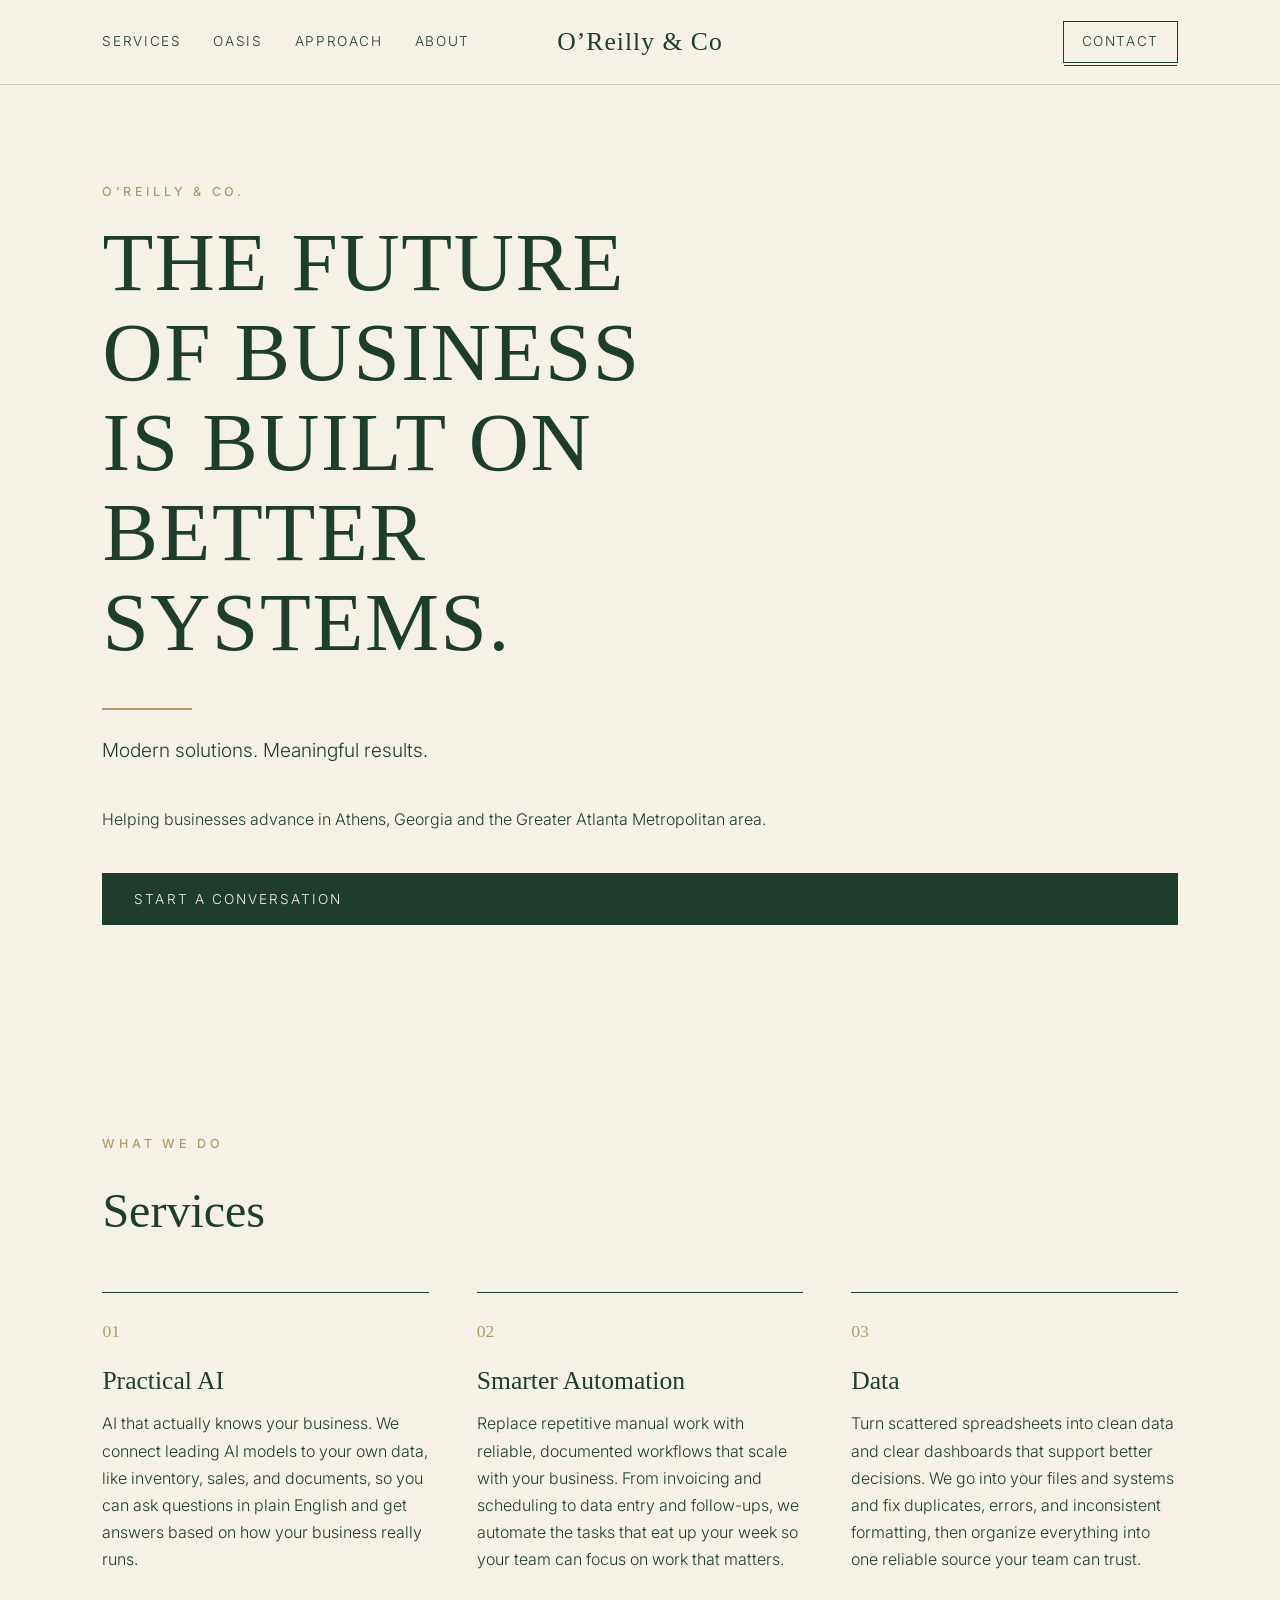
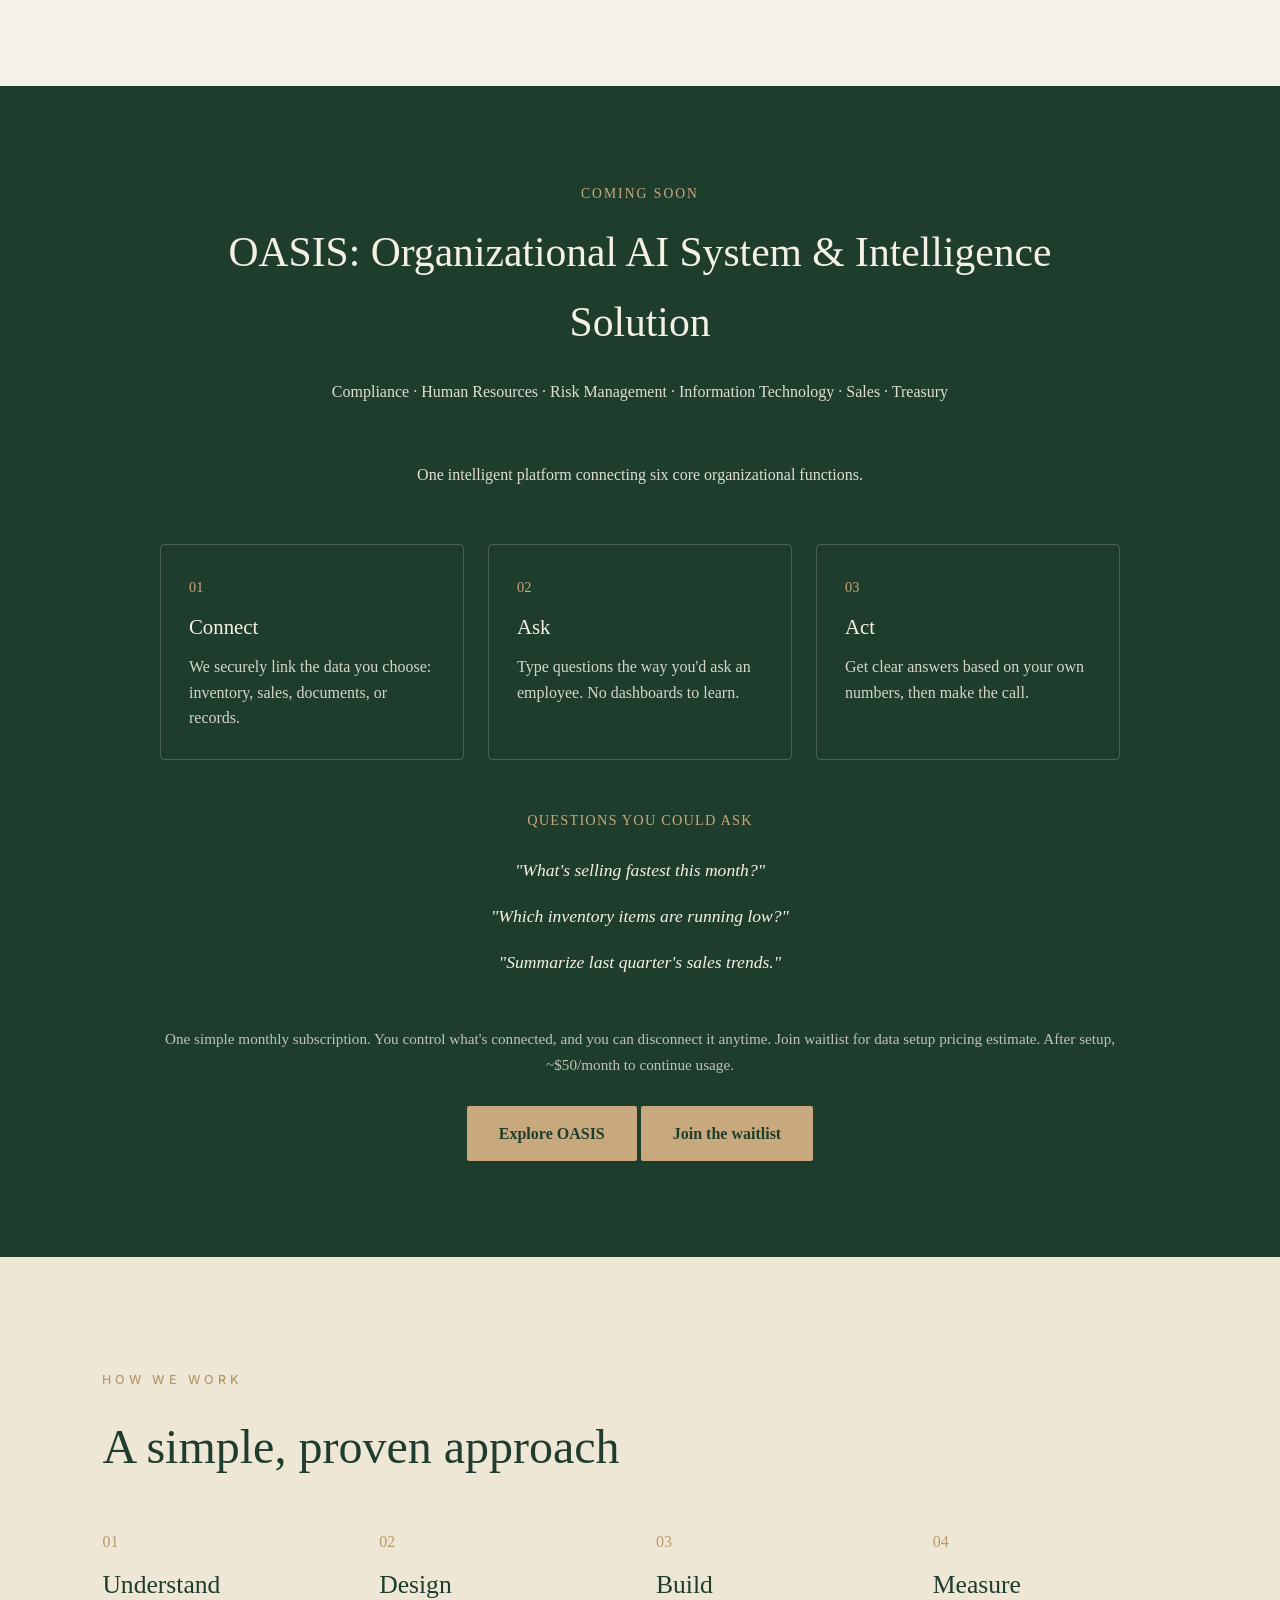
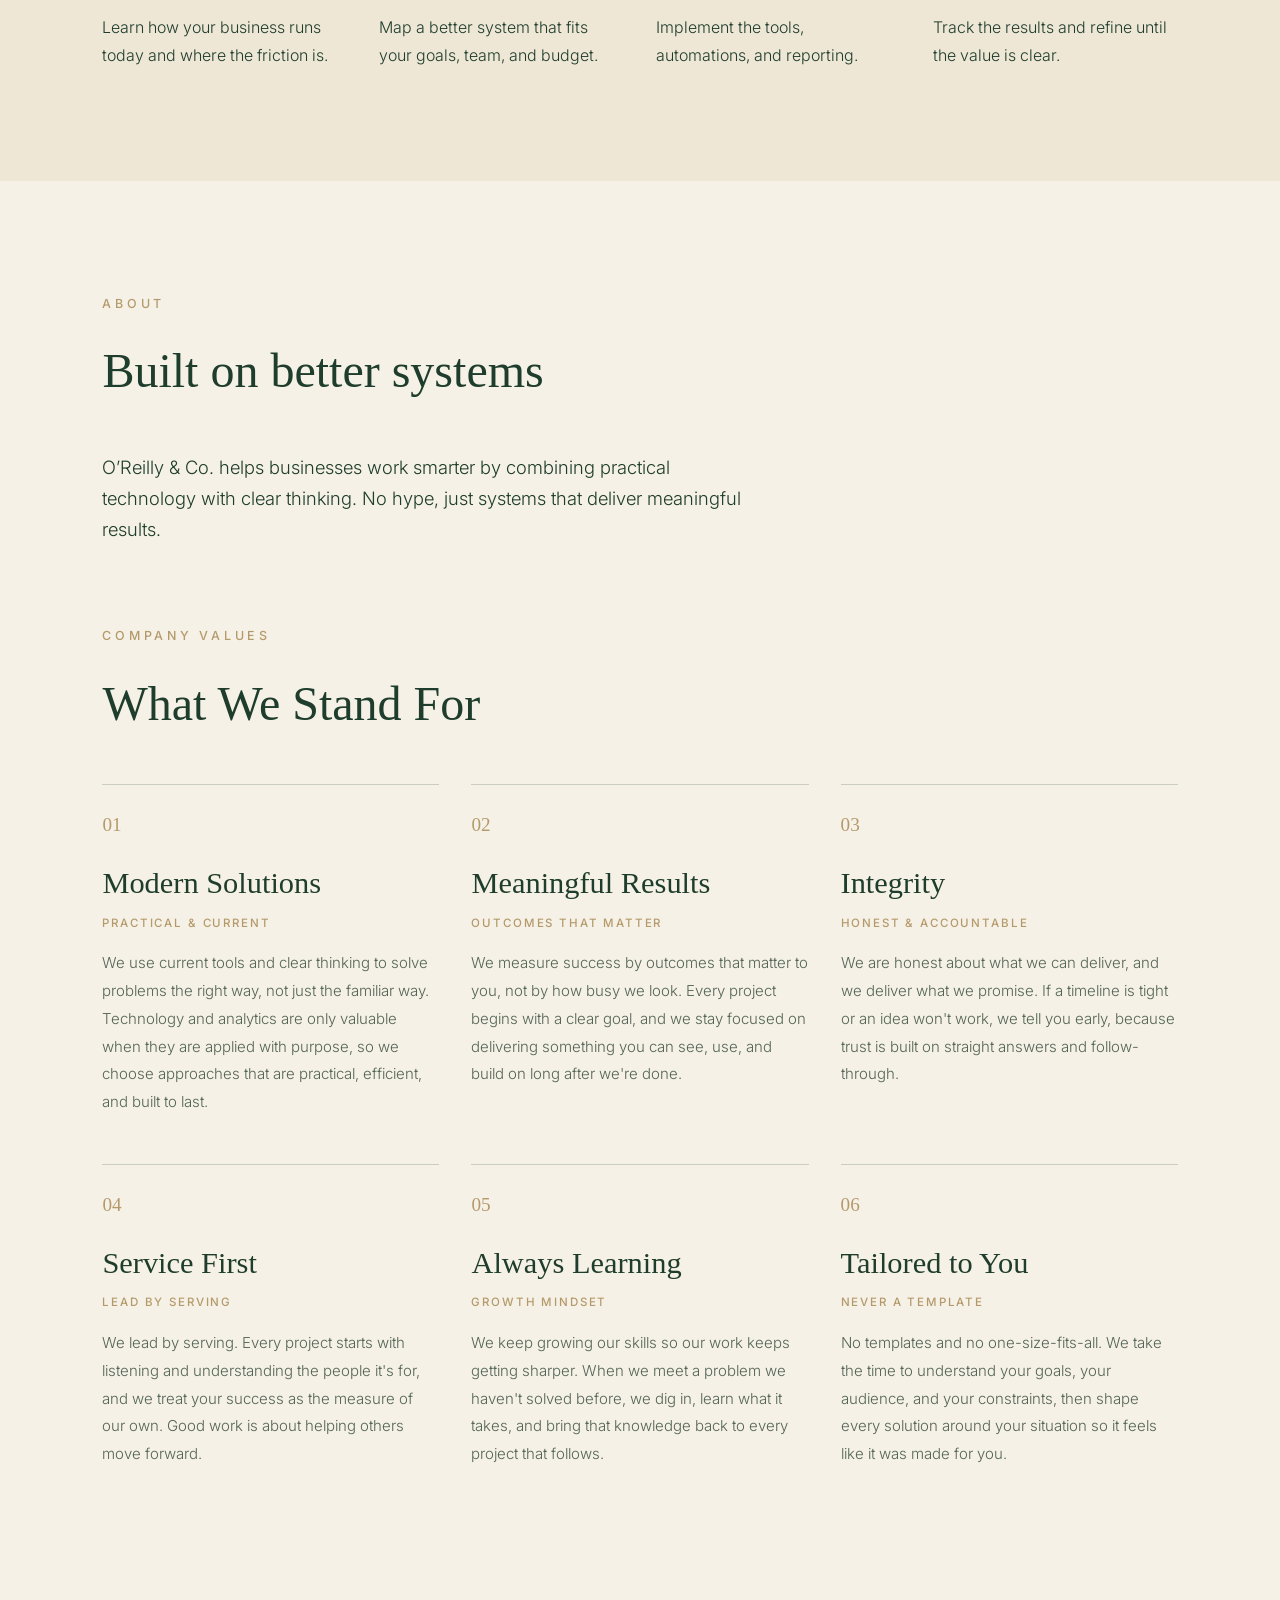
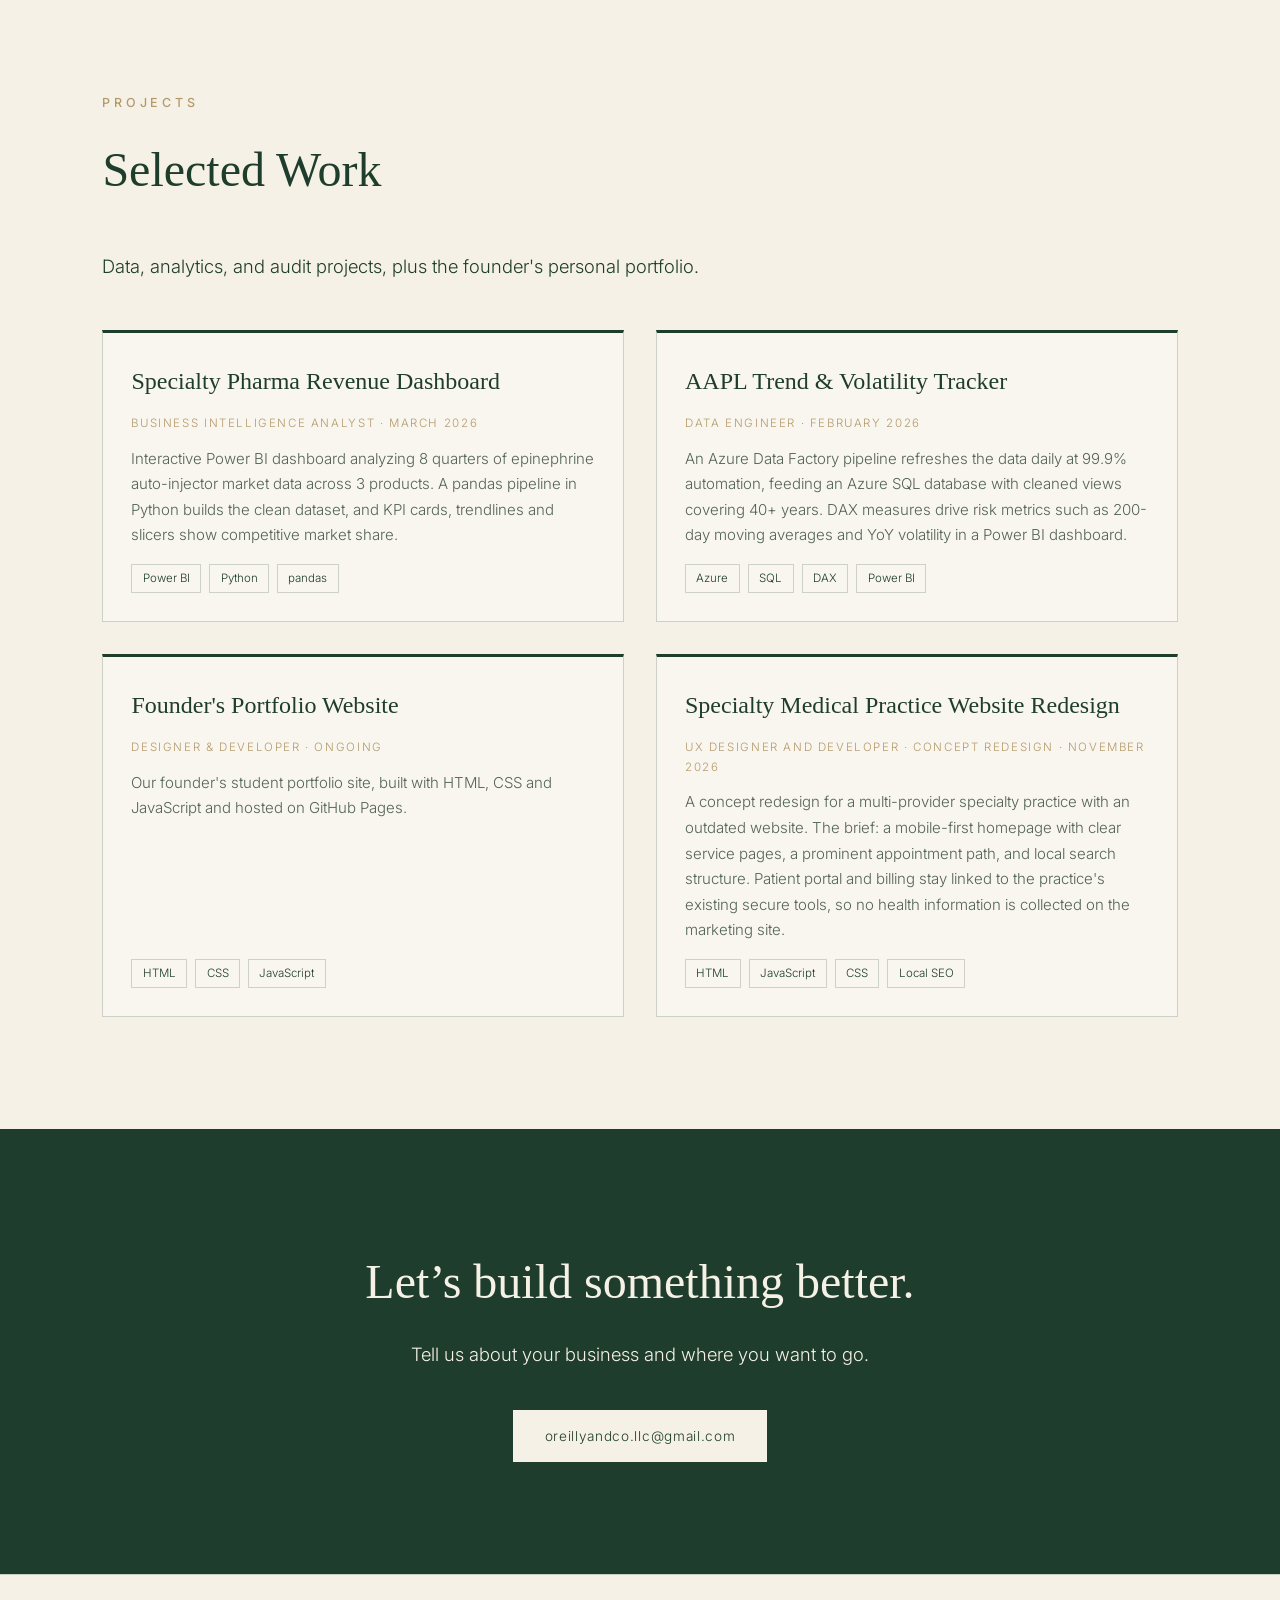
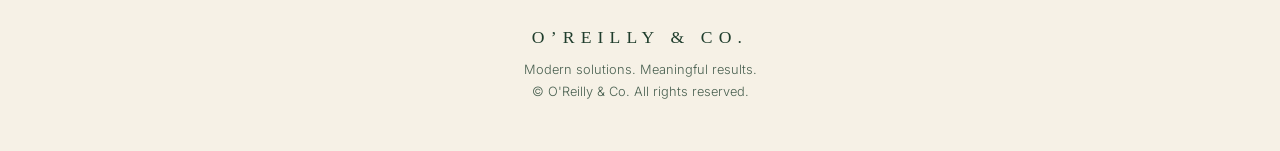
<file: index.html>
<!DOCTYPE html>
<html lang="en">
<head>
  <meta charset="UTF-8">
  <meta name="viewport" content="width=device-width, initial-scale=1.0">
  <title>O’Reilly &amp; Co. | Modern solutions. Meaningful results.</title>
  <meta name="description" content="O’Reilly & Co. helps businesses build better systems through practical AI, smarter automation, and clear data in the Athens, GA and Greater Atlanta Metropolitan area.">
  <link rel="preconnect" href="https://fonts.googleapis.com">
  <link rel="preconnect" href="https://fonts.gstatic.com" crossorigin>
  <link href="https://fonts.googleapis.com/css2?family=Cormorant+Garamond:wght@400;500;600&family=Inter:wght@300;400;500&display=swap" rel="stylesheet">
  <link rel="stylesheet" href="styles.css">
  <link rel="icon" type="image/png" sizes="192x192" href="./favicon.png">
</head>
<body>
  <header class="nav">
    <nav class="nav-left">
      <a href="#services">Services</a>
      <a href="/oasis/">OASIS</a>
      <a href="#approach">Approach</a>
      <a href="#about">About</a>
    </nav>

    <a href="#top" class="brand" aria-label="O’Reilly & Co. home">
      <span class="brand-word">O’Reilly &amp; Co</span>
      <svg class="brand-mark" viewBox="0 0 185 204" aria-hidden="true">
        <path fill-rule="evenodd" d="M36.1 15.2C33.2 16.9 31.8 18.3 29.9 19.9C28.0 21.4 26.9 22.1 24.8 24.6C22.6 27.1 18.8 32.0 16.9 34.8C14.9 37.5 14.2 39.2 13.1 41.4C12.1 43.5 11.3 45.2 10.5 47.5C9.7 49.8 8.7 52.8 8.1 55.0C7.5 57.2 7.2 58.6 6.9 60.9C6.5 63.2 6.1 66.0 5.9 68.9C5.7 71.8 5.4 74.4 5.6 78.1C5.8 81.8 6.3 86.8 7.1 91.0C7.9 95.2 9.2 99.9 10.5 103.5C11.8 107.1 13.3 110.1 14.6 112.8C16.0 115.4 17.2 117.2 18.6 119.2C20.1 121.3 21.9 123.5 23.4 125.2C24.9 127.0 25.7 127.9 27.5 129.5C29.3 131.1 32.0 133.3 34.1 134.8C36.2 136.2 37.1 137.0 40.0 138.4C42.9 139.8 47.0 141.8 51.4 143.0C55.8 144.2 63.8 145.2 66.5 145.9C69.2 146.6 66.9 145.4 67.5 147.1C68.1 148.8 69.1 153.5 70.0 156.1C70.9 158.8 71.8 160.6 72.9 162.9C74.0 165.1 75.1 167.4 76.5 169.6C77.9 171.9 79.0 173.7 81.2 176.2C83.5 178.8 87.5 182.7 90.0 184.9C92.5 187.0 94.1 187.9 96.1 189.1C98.2 190.4 100.0 191.4 102.2 192.4C104.5 193.4 106.9 194.3 109.6 195.1C112.4 195.9 116.4 196.7 118.6 197.1C120.8 197.5 120.2 197.5 122.8 197.5C125.3 197.5 130.6 197.5 133.8 197.2C136.9 197.0 138.9 196.5 141.5 195.9C144.1 195.2 147.2 194.2 149.4 193.4C151.6 192.5 152.8 191.9 154.6 190.9C156.4 189.9 158.1 189.0 160.1 187.4C162.2 185.8 164.8 183.6 167.0 181.1C169.2 178.6 171.5 175.5 173.4 172.4C175.3 169.2 177.6 164.2 178.4 162.2C179.2 160.3 178.4 161.0 178.1 160.5C177.9 160.0 177.7 159.9 176.9 159.5C176.1 159.1 174.2 158.2 173.4 158.0C172.5 157.8 172.9 156.9 171.9 158.5C170.8 160.1 168.7 165.0 167.1 167.5C165.6 170.0 164.1 171.9 162.6 173.6C161.1 175.4 159.9 176.7 158.1 178.1C156.4 179.5 153.9 181.1 152.1 182.1C150.3 183.2 149.4 183.7 147.4 184.4C145.4 185.1 142.1 186.0 140.2 186.4C138.4 186.8 138.4 186.9 136.1 186.9C133.9 186.9 129.4 186.9 126.6 186.5C123.9 186.1 121.5 185.3 119.5 184.6C117.5 183.9 116.6 183.5 114.6 182.4C112.7 181.2 109.8 179.3 107.9 177.8C106.0 176.2 105.0 175.3 103.2 173.2C101.5 171.2 99.0 167.8 97.5 165.5C96.0 163.2 95.6 162.4 94.5 159.8C93.4 157.1 91.6 152.2 90.8 149.5C89.9 146.8 89.6 144.6 89.6 143.4C89.6 142.1 89.6 142.7 90.6 142.1C91.7 141.6 93.8 141.0 95.9 140.0C97.9 139.0 100.5 137.7 102.9 136.2C105.2 134.8 107.3 133.4 109.9 131.1C112.5 128.8 116.1 125.2 118.5 122.4C120.9 119.6 122.4 117.1 124.0 114.4C125.6 111.6 126.9 109.2 128.2 105.8C129.6 102.3 131.0 97.4 131.9 93.9C132.7 90.3 133.1 88.6 133.4 84.4C133.6 80.1 133.3 71.4 133.4 68.5C133.4 65.6 133.6 67.5 133.8 67.1C133.9 66.8 133.6 66.5 134.5 66.5C135.4 66.5 137.7 66.8 139.2 67.2C140.8 67.7 142.4 68.5 144.0 69.4C145.6 70.3 147.3 71.6 148.6 72.6C149.9 73.7 150.5 74.2 151.8 75.6C153.0 77.0 154.6 78.8 156.0 81.1C157.4 83.4 159.2 86.9 160.4 89.4C161.5 91.8 161.9 92.8 162.9 95.8C163.9 98.8 165.4 105.2 166.4 107.4C167.3 109.5 167.5 108.4 168.5 108.6C169.5 108.8 171.3 108.7 172.1 108.6C172.9 108.5 173.0 108.5 173.4 108.1C173.7 107.8 174.1 110.5 174.2 106.5C174.4 102.5 174.1 88.1 174.0 83.9C173.9 79.7 173.6 84.1 173.5 81.2C173.4 78.4 173.6 69.9 173.5 66.6C173.4 63.4 173.2 62.8 172.8 61.9C172.3 61.0 172.1 61.2 171.0 61.1C169.9 61.1 167.7 60.7 166.2 61.5C164.8 62.3 163.2 65.1 162.4 65.9C161.5 66.6 162.6 66.7 161.1 66.1C159.6 65.5 155.6 63.4 153.2 62.4C150.9 61.4 149.0 60.7 147.1 60.1C145.3 59.5 144.6 59.3 142.2 58.9C139.9 58.4 134.7 58.0 132.9 57.5C131.1 57.0 132.1 57.5 131.5 56.0C130.9 54.5 130.2 51.0 129.2 48.2C128.3 45.5 126.8 42.1 125.6 39.8C124.5 37.4 123.8 36.1 122.4 34.0C121.0 31.9 119.0 29.2 117.1 27.0C115.3 24.8 112.9 22.6 111.2 21.0C109.6 19.4 108.7 18.8 107.1 17.6C105.6 16.5 104.4 15.6 102.0 14.2C99.6 12.9 95.7 10.9 92.8 9.8C89.8 8.6 86.8 7.8 84.1 7.1C81.5 6.5 80.3 6.1 76.8 5.9C73.2 5.7 66.0 5.7 62.6 5.9C59.2 6.1 59.0 6.4 56.4 7.0C53.8 7.6 50.5 8.4 47.1 9.8C43.8 11.1 39.0 13.6 36.1 15.2ZM110.0 72.5C110.5 72.6 110.8 71.3 110.9 73.8C111.0 76.2 110.9 83.3 110.6 87.1C110.4 90.9 110.1 93.0 109.4 96.5C108.6 100.0 107.4 104.9 106.2 108.2C105.1 111.6 104.0 113.9 102.6 116.5C101.2 119.1 99.5 121.9 97.8 124.0C96.0 126.1 93.7 128.2 92.4 129.4C91.1 130.5 90.5 130.7 89.9 131.0C89.3 131.3 89.1 131.2 88.8 131.0C88.4 130.8 88.1 130.5 88.0 129.8C87.9 129.0 87.7 129.4 87.9 126.2C88.1 123.1 88.7 114.4 89.1 110.8C89.5 107.1 89.8 106.7 90.4 104.1C91.0 101.6 91.9 98.2 92.9 95.4C93.9 92.6 95.1 89.7 96.2 87.4C97.4 85.1 98.5 83.5 99.9 81.6C101.2 79.8 103.0 77.8 104.4 76.4C105.8 75.0 107.2 73.8 108.1 73.1C109.1 72.5 109.5 72.4 110.0 72.5ZM73.4 14.0C76.0 14.2 78.4 14.7 80.6 15.4C82.9 16.0 84.9 16.9 86.9 18.0C88.9 19.1 90.7 20.3 92.5 21.8C94.3 23.2 96.0 24.8 97.6 26.9C99.3 29.0 101.1 31.8 102.5 34.2C103.9 36.8 104.9 39.1 105.9 41.9C106.9 44.6 107.9 48.0 108.5 50.9C109.1 53.8 109.7 57.7 109.8 59.4C109.8 61.0 109.5 60.3 108.6 60.9C107.7 61.4 106.5 61.5 104.2 62.6C102.0 63.7 97.9 65.9 95.2 67.5C92.6 69.1 90.7 70.7 88.6 72.5C86.6 74.3 85.1 75.5 83.0 78.1C80.9 80.7 77.7 85.1 75.9 88.1C74.0 91.1 73.1 93.0 71.9 96.0C70.6 99.0 69.2 103.4 68.4 106.1C67.5 108.9 67.3 109.9 66.9 112.6C66.4 115.4 65.8 118.7 65.6 122.5C65.4 126.3 65.8 133.0 65.6 135.4C65.5 137.7 65.2 136.3 64.9 136.5C64.5 136.7 64.5 136.9 63.5 136.8C62.5 136.6 60.1 136.2 58.6 135.8C57.1 135.3 56.0 134.9 54.6 134.2C53.2 133.6 51.5 132.6 50.2 131.9C49.0 131.1 48.4 130.6 47.2 129.6C46.1 128.7 44.8 127.5 43.6 126.2C42.5 125.0 41.8 124.4 40.4 122.2C39.0 120.1 36.8 116.7 35.4 113.6C33.9 110.5 32.8 107.7 31.8 103.8C30.7 99.8 29.6 93.6 29.1 90.0C28.6 86.4 28.7 85.5 28.6 82.1C28.5 78.7 28.5 72.9 28.6 69.6C28.7 66.3 28.8 65.1 29.1 62.2C29.5 59.4 29.8 56.4 30.6 52.8C31.5 49.1 33.0 43.9 34.1 40.6C35.3 37.4 36.2 35.6 37.6 33.1C39.1 30.7 40.8 28.2 42.8 26.0C44.8 23.8 47.9 21.1 49.6 19.8C51.4 18.4 51.8 18.3 53.1 17.6C54.4 17.0 55.6 16.3 57.5 15.8C59.4 15.2 62.1 14.4 64.8 14.1C67.4 13.8 70.7 13.8 73.4 14.0Z"/>
      </svg>
    </a>

    <nav class="nav-right">
      <a href="#contact" class="btn-outline">Contact</a>
    </nav>
  </header>

  <main id="top">
    <section class="hero">
      <p class="eyebrow">O’Reilly &amp; Co.</p>
      <h1>The future of business is built on better systems.</h1>
      <div class="rule"></div>
      <p class="tagline1">Modern solutions. Meaningful results.</p>
      <p class="tagline2">Helping businesses advance in Athens, Georgia and the Greater Atlanta Metropolitan area.</p>
      <a href="mailto:oreillyandco.llc@gmail.com" class="btn">Start a conversation</a>
    </section>

    <section id="services" class="section">
      <p class="eyebrow">What we do</p>
      <h2>Services</h2>
      <div class="grid">
        <article class="card">
          <span class="num">01</span>
          <h3>Practical AI</h3>
          <p>AI that actually knows your business. We connect leading AI models to your own data, like inventory, sales, and documents, so you can ask questions in plain English and get answers based on how your business really runs.</p>
        </article>
        <article class="card">
          <span class="num">02</span>
          <h3>Smarter Automation</h3>
          </p>Replace repetitive manual work with reliable, documented workflows that scale with your business. From invoicing and scheduling to data entry and follow-ups, we automate the tasks that eat up your week so your team can focus on work that matters.</p>
        </article>
        <article class="card">
          <span class="num">03</span>
          <h3>Data</h3>
          </p>Turn scattered spreadsheets into clean data and clear dashboards that support better decisions. We go into your files and systems and fix duplicates, errors, and inconsistent formatting, then organize everything into one reliable source your team can trust.</p>
      </div>
    </section>

<section id="business-ai" class="bai">
  <div class="bai-inner">
    <p class="bai-eyebrow">Coming soon</p>
    <h2>OASIS: Organizational AI System & Intelligence Solution</h2>
    <p class="bai-lead">
      Compliance · Human Resources · Risk Management · Information Technology · Sales · Treasury </p>
    <p class="bai-lead">
      One intelligent platform connecting six core organizational functions.
    <div class="bai-steps">
      <div class="bai-step">
        <span>01</span>
        <h3>Connect</h3>
        <p>We securely link the data you choose: inventory, sales, documents, or records.</p>
      </div>
      <div class="bai-step">
        <span>02</span>
        <h3>Ask</h3>
        <p>Type questions the way you'd ask an employee. No dashboards to learn.</p>
      </div>
      <div class="bai-step">
        <span>03</span>
        <h3>Act</h3>
        <p>Get clear answers based on your own numbers, then make the call.</p>
      </div>
    </div>

    <div class="bai-examples">
      <p class="bai-label">Questions you could ask</p>
      <ul>
        <li>"What's selling fastest this month?"</li>
        <li>"Which inventory items are running low?"</li>
        <li>"Summarize last quarter's sales trends."</li>
      </ul>
    </div>

    <p class="bai-note">
      One simple monthly subscription. You control what's connected, and you can disconnect it anytime.

      Join waitlist for data setup pricing estimate. After setup, ~$50/month to continue usage.
    </p>

    <a class="bai-cta" href="/oasis/">Explore OASIS</a>

    <a class="bai-cta" href="mailto:oreillyandco.llc@gmail.com?subject=Business%20AI%20Waitlist">Join the waitlist</a>
  </div>
</section>
    
    <section id="approach" class="section alt">
      <p class="eyebrow">How we work</p>
      <h2>A simple, proven approach</h2>
      <ol class="steps">
        <li><h3>Understand</h3><p>Learn how your business runs today and where the friction is.</p></li>
        <li><h3>Design</h3><p>Map a better system that fits your goals, team, and budget.</p></li>
        <li><h3>Build</h3><p>Implement the tools, automations, and reporting.</p></li>
        <li><h3>Measure</h3><p>Track the results and refine until the value is clear.</p></li>
      </ol>
    </section>

    <section id="about" class="section about-section">
      <div class="about-intro">
        <p class="eyebrow">About</p>
        <h2>Built on better systems</h2>
        <p class="lead">O’Reilly &amp; Co. helps businesses work smarter by combining practical technology with clear thinking. No hype, just systems that deliver meaningful results.</p>
      </div>

      <div class="values-heading">
        <p class="eyebrow">Company Values</p>
        <h2>What We Stand For</h2>
      </div>

      <div class="values-grid">
        <article class="value-card">
          <p class="num">01</p>
          <h3>Modern Solutions</h3>
          <p class="value-subtitle">Practical &amp; Current</p>
          <p>We use current tools and clear thinking to solve problems the right way, not just the familiar way. Technology and analytics are only valuable when they are applied with purpose, so we choose approaches that are practical, efficient, and built to last.</p>
        </article>
        <article class="value-card">
          <p class="num">02</p>
          <h3>Meaningful Results</h3>
          <p class="value-subtitle">Outcomes That Matter</p>
          <p>We measure success by outcomes that matter to you, not by how busy we look. Every project begins with a clear goal, and we stay focused on delivering something you can see, use, and build on long after we're done.</p>
        </article>
        <article class="value-card">
          <p class="num">03</p>
          <h3>Integrity</h3>
          <p class="value-subtitle">Honest &amp; Accountable</p>
          <p>We are honest about what we can deliver, and we deliver what we promise. If a timeline is tight or an idea won't work, we tell you early, because trust is built on straight answers and follow-through.</p>
        </article>
        <article class="value-card">
          <p class="num">04</p>
          <h3>Service First</h3>
          <p class="value-subtitle">Lead by Serving</p>
          <p>We lead by serving. Every project starts with listening and understanding the people it's for, and we treat your success as the measure of our own. Good work is about helping others move forward.</p>
        </article>
        <article class="value-card">
          <p class="num">05</p>
          <h3>Always Learning</h3>
          <p class="value-subtitle">Growth Mindset</p>
          <p>We keep growing our skills so our work keeps getting sharper. When we meet a problem we haven't solved before, we dig in, learn what it takes, and bring that knowledge back to every project that follows.</p>
        </article>
        <article class="value-card">
          <p class="num">06</p>
          <h3>Tailored to You</h3>
          <p class="value-subtitle">Never a Template</p>
          <p>No templates and no one-size-fits-all. We take the time to understand your goals, your audience, and your constraints, then shape every solution around your situation so it feels like it was made for you.</p>
        </article>
      </div>
    </section>

    <section id="projects" class="section">
  <p class="eyebrow">Projects</p>
  <h2>Selected Work</h2>
  <p class="lead">Data, analytics, and audit projects, plus the founder's personal portfolio.</p>
  <div class="repo-grid">
    <article class="repo-card">
      <h3>Specialty Pharma Revenue Dashboard</h3>
      <p class="repo-role">Business Intelligence Analyst · March 2026</p>
      <p class="repo-desc">Interactive Power BI dashboard analyzing 8 quarters of epinephrine auto-injector market data across 3 products. A pandas pipeline in Python builds the clean dataset, and KPI cards, trendlines and slicers show competitive market share.</p>
      <div class="repo-tags"><span>Power BI</span><span>Python</span><span>pandas</span></div>
    </article>
    <article class="repo-card">
      <h3>AAPL Trend &amp; Volatility Tracker</h3>
      <p class="repo-role">Data Engineer · February 2026</p>
      <p class="repo-desc">An Azure Data Factory pipeline refreshes the data daily at 99.9% automation, feeding an Azure SQL database with cleaned views covering 40+ years. DAX measures drive risk metrics such as 200-day moving averages and YoY volatility in a Power BI dashboard.</p>
      <div class="repo-tags"><span>Azure</span><span>SQL</span><span>DAX</span><span>Power BI</span></div>
    </article>
    <a class="repo-card" href="https://jacksoreilly25.github.io" target="_blank" rel="noopener noreferrer">
      <h3>Founder's Portfolio Website</h3>
      <p class="repo-role">Designer &amp; Developer · Ongoing</p>
      <p class="repo-desc">Our founder's student portfolio site, built with HTML, CSS and JavaScript and hosted on GitHub Pages.</p>
      <div class="repo-tags"><span>HTML</span><span>CSS</span><span>JavaScript</span></div>
    </a>
    <article class="repo-card">
      <h3>Specialty Medical Practice Website Redesign</h3>
      <p class="repo-role">UX Designer and Developer · Concept Redesign · November 2026</p>
      <p class="repo-desc">A concept redesign for a multi-provider specialty practice with an outdated website. The brief: a mobile-first homepage with clear service pages, a prominent appointment path, and local search structure. Patient portal and billing stay linked to the practice's existing secure tools, so no health information is collected on the marketing site.</p>
      <div class="repo-tags"><span>HTML</span><span>JavaScript</span><span>CSS</span><span>Local SEO</span></div>
    </article>
  </div>
</section>
    
    <section id="contact" class="section contact">
      <h2>Let’s build something better.</h2>
      <p class="lead">Tell us about your business and where you want to go.</p>
      <a href="mailto:oreillyandco.llc@gmail.com" class="btn light">oreillyandco.llc@gmail.com</a>
    </section>
  </main>

  <footer>
    <p class="wordmark">O’REILLY &amp; CO.</p>
    <p class="small">Modern solutions. Meaningful results.</p>
    <p class="small">© O'Reilly & Co. All rights reserved.</p>
  </footer>

  <script src="script.js"></script>
</body>
</html>

</body>
</html>
</file>
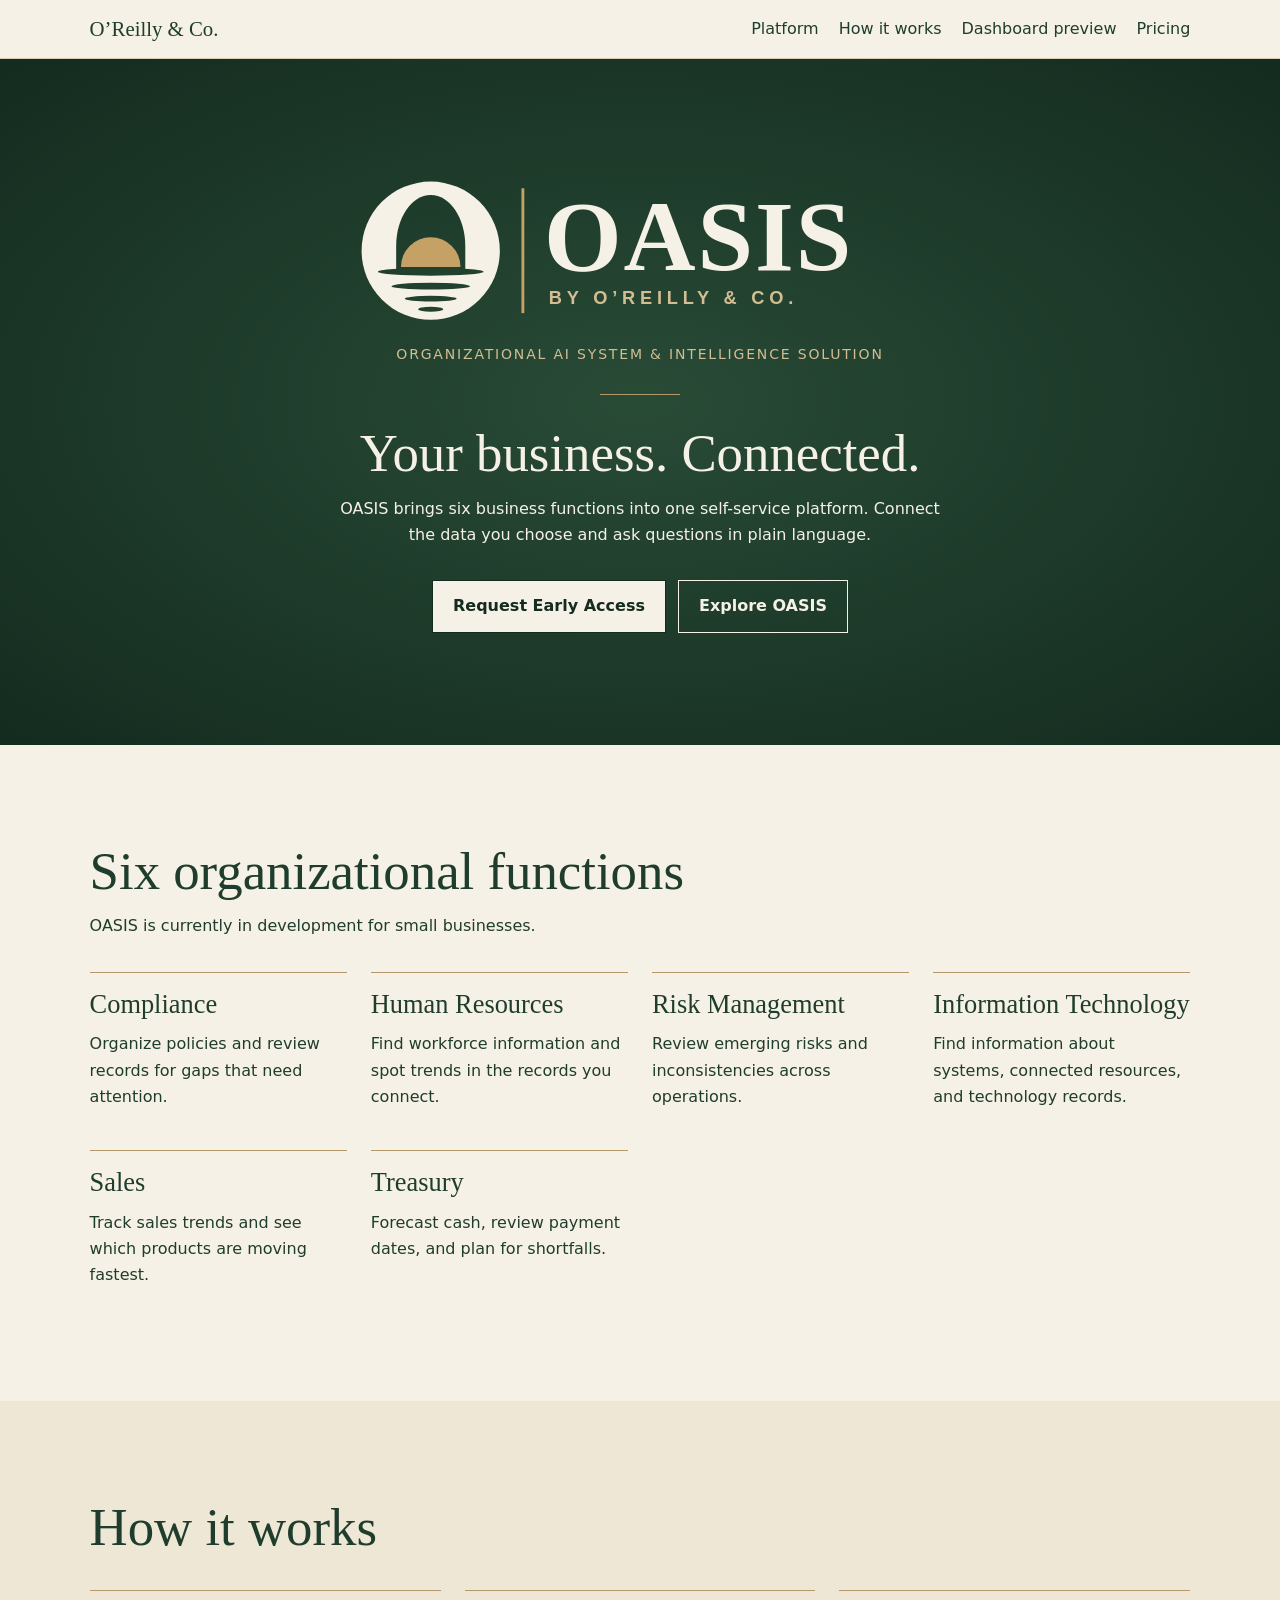
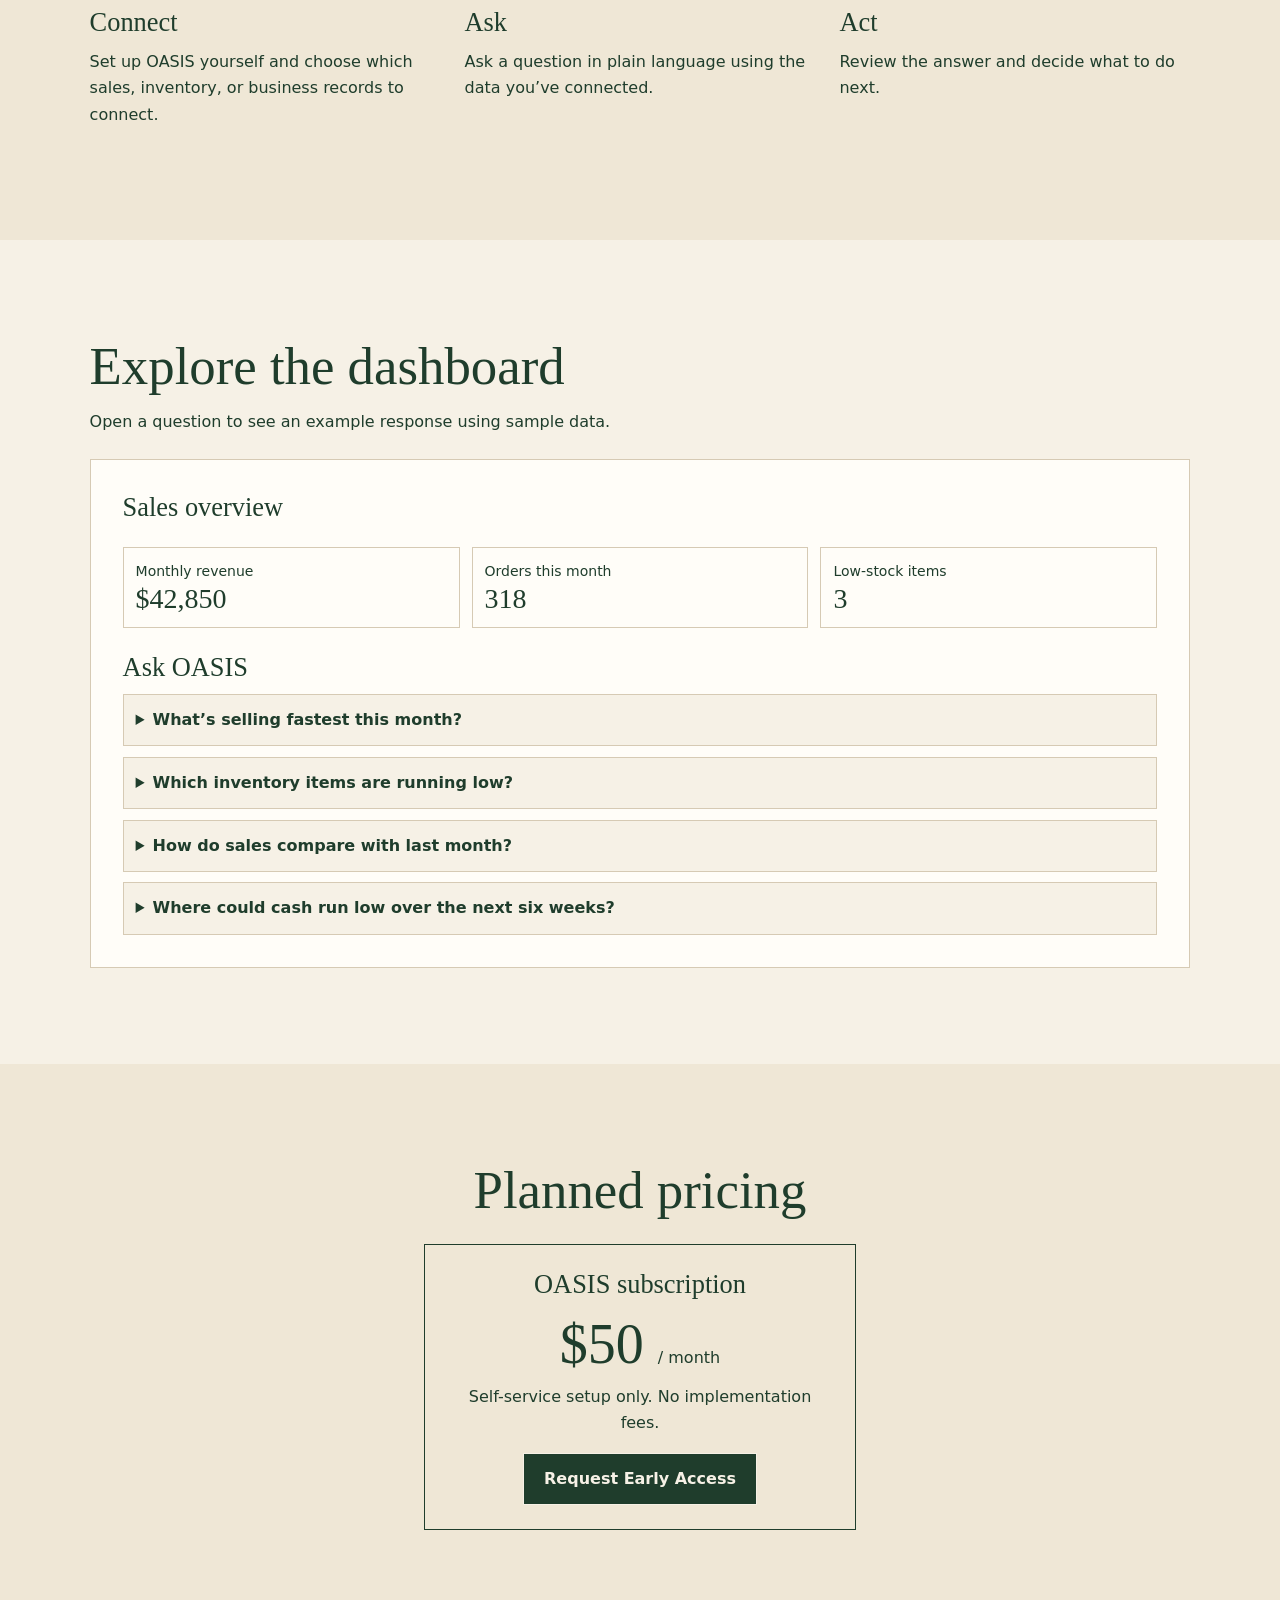
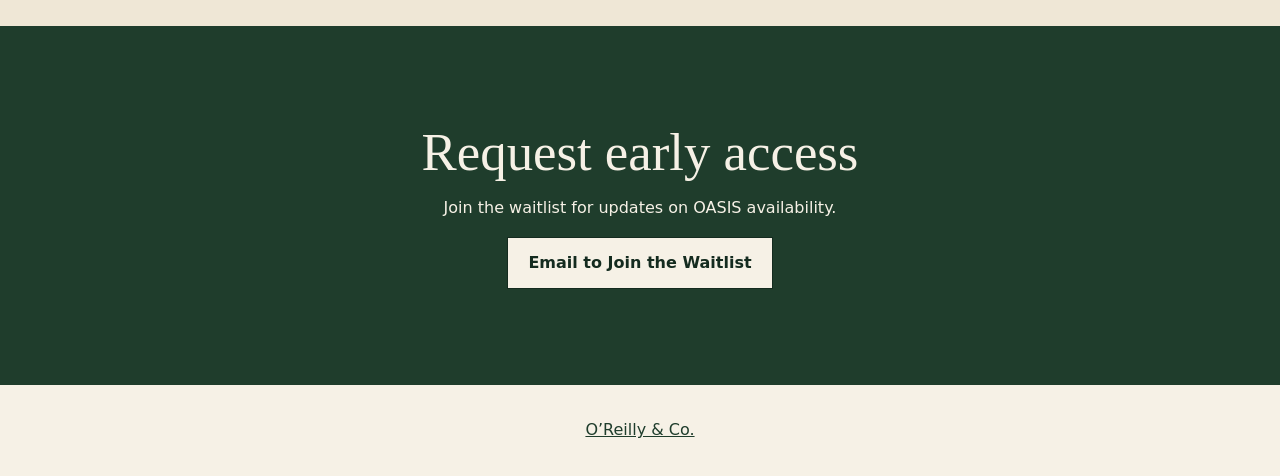
<file: oasis/index.html>
<!doctype html>
<html lang="en">
<head>
  <meta charset="utf-8">
  <meta name="viewport" content="width=device-width, initial-scale=1">
  <title>OASIS | O’Reilly &amp; Co.</title>
  <meta name="description" content="OASIS is a self-service AI and business intelligence platform in development by O’Reilly &amp; Co.">
  <link rel="canonical" href="https://oreilly-and.co/oasis/">

  <style>
    :root {
      --green: #1f3d2c;
      --forest: #142b1f;
      --cream: #f6f1e6;
      --linen: #efe7d6;
      --gold: #b49a6b;
      --light-gold: #d4bd92;
      --border: #d6cab4;
      --serif: Georgia, "Times New Roman", serif;
    }

    * { box-sizing: border-box; }

    body {
      margin: 0;
      color: var(--green);
      background: var(--cream);
      font: 1rem/1.65 system-ui, sans-serif;
    }

    a { color: inherit; }

    :focus-visible {
      outline: 2px solid currentColor;
      outline-offset: 4px;
    }

    h1, h2, h3 {
      margin: 0 0 0.75rem;
      font: 400 1.65rem/1.15 var(--serif);
    }

    h2 { font-size: clamp(2rem, 5vw, 3.3rem); }
    p { margin: 0 0 1rem; }

    .navigation {
      display: flex;
      align-items: center;
      justify-content: space-between;
      flex-wrap: wrap;
      gap: 0.75rem 2rem;
      padding: 1rem 7vw;
      border-bottom: 1px solid var(--border);
    }

    .navigation nav {
      display: flex;
      flex-wrap: wrap;
      gap: 0.5rem 1.25rem;
    }

    .navigation a { text-decoration: none; }
    .navigation a:hover { text-decoration: underline; }
    .brand { font: 1.3rem var(--serif); }

    .hero {
      display: grid;
      justify-items: center;
      align-content: center;
      min-height: 72vh;
      padding: clamp(3.5rem, 9vw, 7rem) 6vw;
      text-align: center;
      background: radial-gradient(ellipse at center, #284b36, var(--forest));
      color: var(--cream);
    }

    .oasis-logo {
      display: block;
      width: min(84vw, 36rem);
      height: auto;
    }

    .full-name {
      color: var(--light-gold);
      font-size: 0.875rem;
      letter-spacing: 0.13em;
      text-transform: uppercase;
    }

    .gold-rule {
      width: 5rem;
      height: 1px;
      margin: 0.75rem 0 1.75rem;
      background: var(--gold);
    }

    .hero-description { max-width: 38rem; }

    .actions {
      display: flex;
      flex-wrap: wrap;
      justify-content: center;
      gap: 0.75rem;
      margin-top: 1rem;
    }

    .button {
      display: inline-block;
      padding: 0.75rem 1.25rem;
      border: 1px solid currentColor;
      text-decoration: none;
      font-weight: 600;
    }

    .button:hover { text-decoration: underline; }
    .button-light { background: var(--cream); color: var(--forest); }
    .button-dark { background: var(--green); color: var(--cream); }

    .section { padding: clamp(3rem, 8vw, 6rem) 7vw; }
    .section-alt { background: var(--linen); }
    .inner { max-width: 70rem; margin: 0 auto; }

    .grid {
      display: grid;
      grid-template-columns: repeat(auto-fit, minmax(min(100%, 15rem), 1fr));
      gap: 1.5rem;
      margin-top: 2rem;
    }

    .card {
      border-top: 1px solid var(--gold);
      padding-top: 1rem;
    }

    .dashboard {
      margin-top: 1.5rem;
      padding: clamp(1rem, 4vw, 2rem);
      border: 1px solid var(--border);
      background: #fffdf8;
    }

    .metrics {
      display: grid;
      grid-template-columns: repeat(auto-fit, minmax(min(100%, 10rem), 1fr));
      gap: 0.75rem;
      margin: 1.5rem 0;
    }

    .metrics div { padding: 0.75rem; border: 1px solid var(--border); }
    .metrics dt { font-size: 0.875rem; }
    .metrics dd { margin: 0; font: 1.75rem var(--serif); }

    details {
      margin-top: 0.65rem;
      border: 1px solid var(--border);
      background: var(--cream);
    }

    summary { padding: 0.75rem; cursor: pointer; font-weight: 600; }
    .answer { padding: 0 0.75rem 0.75rem; }
    .answer > :last-child { margin-bottom: 0; }

    .forecast-table {
      width: 100%;
      max-width: 35rem;
      margin: 1rem 0;
      border-collapse: collapse;
      font-variant-numeric: tabular-nums;
    }

    .forecast-table th, .forecast-table td {
      padding: 0.4rem;
      border-bottom: 1px solid var(--border);
      text-align: right;
    }

    .forecast-table th:first-child { text-align: left; }

    .pricing, .early-access, footer { text-align: center; }

    .pricing-card {
      max-width: 27rem;
      margin: 1.5rem auto 0;
      padding: 1.5rem;
      border: 1px solid var(--green);
    }

    .price { margin-bottom: 0.5rem; font: 3.5rem var(--serif); }
    .price span { font: 1rem system-ui, sans-serif; }
    .early-access { background: var(--green); color: var(--cream); }
    footer { padding: 2rem 7vw; }
  </style>
</head>

<body>
  <header class="navigation">
    <a class="brand" href="/">O’Reilly &amp; Co.</a>
    <nav aria-label="OASIS navigation">
      <a href="#platform">Platform</a>
      <a href="#how-it-works">How it works</a>
      <a href="#preview">Dashboard preview</a>
      <a href="#pricing">Pricing</a>
    </nav>
  </header>

  <main>
    <section class="hero">
      <h1>
        <svg class="oasis-logo" xmlns="http://www.w3.org/2000/svg"
             viewBox="0 0 600 166" role="img"
             aria-labelledby="oasis-logo-title">
          <title id="oasis-logo-title">OASIS by O’Reilly &amp; Co.</title>
          <defs>
            <mask id="oasis-sunset-cutouts" maskUnits="userSpaceOnUse"
                  x="0" y="0" width="164" height="166">
              <rect width="164" height="166" fill="white"/>
              <path fill="black"
                    d="M46 103V78c0-29 16-53 36-53s36 24 36 53v25Z"/>
              <ellipse cx="82" cy="105" rx="55" ry="4"/>
              <ellipse cx="82" cy="120" rx="41" ry="3.5"/>
              <ellipse cx="82" cy="133" rx="27" ry="3"/>
              <ellipse cx="82" cy="144" rx="13" ry="2.5"/>
            </mask>
          </defs>
          <circle cx="82" cy="83" r="72" fill="#f6f1e6"
                  mask="url(#oasis-sunset-cutouts)"/>
          <path d="M51 100a31 31 0 0 1 62 0Z" fill="#c5a166"/>
          <path d="M178 18v130" stroke="#c5a166" stroke-width="3"/>
          <text x="200" y="103" fill="#f6f1e6" font-family="Georgia, serif"
                font-weight="700" font-size="104" letter-spacing="2">OASIS</text>
          <text x="205" y="139" fill="#d4bd92" font-family="Arial, sans-serif"
                font-weight="700" font-size="19" letter-spacing="5">BY O’REILLY &amp; CO.</text>
        </svg>
      </h1>
      <p class="full-name">Organizational AI System &amp; Intelligence Solution</p>
      <div class="gold-rule" aria-hidden="true"></div>
      <h2>Your business. Connected.</h2>
      <p class="hero-description">
        OASIS brings six business functions into one self-service platform.
        Connect the data you choose and ask questions in plain language.
      </p>
      <div class="actions">
        <a class="button button-light" href="#early-access">Request Early Access</a>
        <a class="button" href="#preview">Explore OASIS</a>
      </div>
    </section>

    <section class="section" id="platform">
      <div class="inner">
        <h2>Six organizational functions</h2>
        <p>OASIS is currently in development for small businesses.</p>
        <div class="grid">
          <article class="card">
            <h3>Compliance</h3>
            <p>Organize policies and review records for gaps that need attention.</p>
          </article>
          <article class="card">
            <h3>Human Resources</h3>
            <p>Find workforce information and spot trends in the records you connect.</p>
          </article>
          <article class="card">
            <h3>Risk Management</h3>
            <p>Review emerging risks and inconsistencies across operations.</p>
          </article>
          <article class="card">
            <h3>Information Technology</h3>
            <p>Find information about systems, connected resources, and technology records.</p>
          </article>
          <article class="card">
            <h3>Sales</h3>
            <p>Track sales trends and see which products are moving fastest.</p>
          </article>
          <article class="card">
            <h3>Treasury</h3>
            <p>Forecast cash, review payment dates, and plan for shortfalls.</p>
          </article>
        </div>
      </div>
    </section>

    <section class="section section-alt" id="how-it-works">
      <div class="inner">
        <h2>How it works</h2>
        <div class="grid">
          <article class="card">
            <h3>Connect</h3>
            <p>Set up OASIS yourself and choose which sales, inventory, or business records to connect.</p>
          </article>
          <article class="card">
            <h3>Ask</h3>
            <p>Ask a question in plain language using the data you’ve connected.</p>
          </article>
          <article class="card">
            <h3>Act</h3>
            <p>Review the answer and decide what to do next.</p>
          </article>
        </div>
      </div>
    </section>

    <section class="section" id="preview">
      <div class="inner">
        <h2>Explore the dashboard</h2>
        <p>Open a question to see an example response using sample data.</p>

        <div class="dashboard">
          <h3>Sales overview</h3>
          <dl class="metrics">
            <div><dt>Monthly revenue</dt><dd>$42,850</dd></div>
            <div><dt>Orders this month</dt><dd>318</dd></div>
            <div><dt>Low-stock items</dt><dd>3</dd></div>
          </dl>

          <h3>Ask OASIS</h3>

          <details>
            <summary>What’s selling fastest this month?</summary>
            <div class="answer">
              <p>The Starter Kit leads with 92 units sold, followed by the Refill Pack with 68 and the Essentials Bundle with 54.</p>
            </div>
          </details>

          <details>
            <summary>Which inventory items are running low?</summary>
            <div class="answer">
              <p>The Starter Kit, Refill Pack, and Travel Case are below their reorder points.</p>
            </div>
          </details>

          <details>
            <summary>How do sales compare with last month?</summary>
            <div class="answer">
              <p>Revenue rose from $39,500 to $42,850, an increase of about 8.5%.</p>
            </div>
          </details>

          <details>
            <summary>Where could cash run low over the next six weeks?</summary>
            <div class="answer">
              <h3>Six-week cash flow forecast</h3>
              <p>
                Starting cash is $12,000. With the current payment dates, Week 2
                ends $4,000 short. Ask the customer to pay an existing $8,000
                invoice in Week 2 instead of Week 3. If they agree, Week 2 ends
                with $4,000 in cash before financing.
              </p>

              <table class="forecast-table">
                <caption>Closing cash by week, before financing</caption>
                <thead>
                  <tr>
                    <th scope="col">Week</th>
                    <th scope="col">Current dates</th>
                    <th scope="col">Earlier payment</th>
                  </tr>
                </thead>
                <tbody>
                  <tr><th scope="row">1</th><td>$6,000</td><td>$6,000</td></tr>
                  <tr><th scope="row">2</th><td>−$4,000</td><td>$4,000</td></tr>
                  <tr><th scope="row">3</th><td>$10,000</td><td>$10,000</td></tr>
                  <tr><th scope="row">4</th><td>$13,000</td><td>$13,000</td></tr>
                  <tr><th scope="row">5</th><td>$15,000</td><td>$15,000</td></tr>
                  <tr><th scope="row">6</th><td>$20,000</td><td>$20,000</td></tr>
                </tbody>
              </table>

              <p>
                The earlier payment frees up $8,000 of working cash in Week 2.
                Six-week sales and recognized revenue stay the same. Both
                forecasts show $60,000 in customer receipts, $52,000 in
                operating payments, and $20,000 in ending cash before financing.
              </p>
              <p>
                <strong>Suggested reserve-line action.</strong> To reach a $5,000
                cash buffer, consider drawing $1,000 in Week 2 if the earlier
                payment is confirmed, or $9,000 if payment stays in Week 3.
                Check available credit and borrowing costs first. Plan to repay
                in Week 3 if collections leave enough cash to maintain the
                buffer. The forecast excludes interest and fees.
              </p>
            </div>
          </details>
        </div>
      </div>
    </section>

    <section class="section section-alt pricing" id="pricing">
      <div class="inner">
        <h2>Planned pricing</h2>
        <div class="pricing-card">
          <h3>OASIS subscription</h3>
          <p class="price">$50 <span>/ month</span></p>
          <p>Self-service setup only. No implementation fees.</p>
          <a class="button button-dark" href="#early-access">Request Early Access</a>
        </div>
      </div>
    </section>

    <section class="section early-access" id="early-access">
      <div class="inner">
        <h2>Request early access</h2>
        <p>Join the waitlist for updates on OASIS availability.</p>
        <a class="button button-light"
           href="mailto:oreillyandco.llc@gmail.com?subject=OASIS%20Early%20Access">
          Email to Join the Waitlist
        </a>
      </div>
    </section>
  </main>

  <footer>
    <a href="/">O’Reilly &amp; Co.</a>
  </footer>
</body>
</html>
</file>
<file: styles.css>
:root {
  --green: #1E3F2C;
  --cream: #F6F1E6;
  --cream-dark: #EFE7D6;
  --tan: #B89C74;
  --line: #D6CAB4;
  --serif: "Cormorant Garamond", Georgia, serif;
  --sans: "Inter", Helvetica, Arial, sans-serif;
}
* { box-sizing: border-box; margin: 0; padding: 0; }
html { scroll-behavior: smooth; }
body { background: var(--cream); color: var(--green); font-family: var(--sans); font-weight: 300; line-height: 1.7; }
a { color: var(--green); text-decoration: none; }

.nav { position: sticky; top: 0; z-index: 10; display: flex; justify-content: space-between; align-items: center;
  padding: 1.25rem 8vw; background: rgba(246,241,230,.92); backdrop-filter: blur(6px); border-bottom: 1px solid var(--line); }
.monogram { font-family: var(--serif); font-size: 2.4rem; line-height: 1; position: relative; width: 3rem; height: 2.8rem; display: inline-block; }
.monogram .o { position: absolute; left: 0; top: -.2rem; }
.monogram .c { position: absolute; left: .75rem; top: .45rem; }
.nav nav { display: flex; gap: 2rem; align-items: center; font-size: .85rem; letter-spacing: .12em; text-transform: uppercase; }
.nav nav a:hover { color: var(--tan); }
.btn-outline { border: 1px solid var(--green); padding: .5rem 1.1rem; }
.btn-outline:hover { background: var(--green); color: var(--cream) !important; }

.eyebrow { font-size: .78rem; letter-spacing: .3em; text-transform: uppercase; color: var(--tan); margin-bottom: 1rem; font-weight: 500; }
h1, h2, h3 { font-family: var(--serif); font-weight: 500; }
h2 { font-size: clamp(2rem, 4vw, 3rem); margin-bottom: 2.5rem; }
h3 { font-size: 1.6rem; margin-bottom: .5rem; }
.lead { font-size: 1.15rem; max-width: 40rem; }
.section { padding: 7rem 8vw; }
.section.alt { background: var(--cream-dark); }
.btn { display: inline-block; background: var(--green); color: var(--cream); padding: .9rem 2rem; font-size: .85rem;
  letter-spacing: .15em; text-transform: uppercase; transition: opacity .2s; }
.btn:hover { opacity: .85; }

.hero { min-height: 85vh; display: flex; flex-direction: column; justify-content: center; padding: 6rem 8vw; }
.hero h1 { font-size: clamp(2.6rem, 6.5vw, 5.5rem); line-height: 1.08; text-transform: uppercase; letter-spacing: .02em; max-width: 14ch; }
.rule { width: 90px; height: 2px; background: var(--tan); margin: 2.5rem 0 1.5rem; }
.tagline1 { font-size: 1.2rem; margin-bottom: 2.5rem; }
.tagline2 { font-size: 1.2.rem; margin-bottom: 2.5rem; }

.grid { display: grid; grid-template-columns: repeat(auto-fit, minmax(260px, 1fr)); gap: 2rem; }
.card { border-top: 1px solid var(--green); padding-top: 1.5rem; }
.num { font-family: var(--serif); color: var(--tan); font-size: 1.1rem; display: block; margin-bottom: .75rem; }

.steps { list-style: none; display: grid; grid-template-columns: repeat(auto-fit, minmax(200px, 1fr)); gap: 2rem; counter-reset: s; }
.steps li { counter-increment: s; }
.steps li::before { content: "0" counter(s); font-family: var(--serif); color: var(--tan); display: block; margin-bottom: .5rem; }

.contact { background: var(--green); color: var(--cream); text-align: center; }
.contact h2 { margin-bottom: 1rem; }
.contact .lead { margin: 0 auto 2.5rem; }
.btn.light { background: var(--cream); color: var(--green); text-transform: none; letter-spacing: .05em; }

footer { text-align: center; padding: 3rem 8vw; border-top: 1px solid var(--line); }
.wordmark { font-family: var(--serif); letter-spacing: .35em; font-size: 1.1rem; margin-bottom: .4rem; }
.small { font-size: .8rem; opacity: .8; }

@media (max-width: 700px) {
  .nav nav a:not(.btn-outline) { display: none; }
  .section { padding: 5rem 7vw; }
}

:root {
    --green: #1f3d2c;
    --cream: #f6f1e6;
    --tan: #b49a6b;
    --line: rgba(31, 61, 44, 0.2);
    --serif: Georgia, "Times New Roman", serif;
}

/* ABOUT & COMPANY VALUES */
.about-section { padding-top: 7rem; padding-bottom: 7rem; }
.about-intro { max-width: 45rem; margin-bottom: 5rem; }
.values-heading { margin-bottom: 2.5rem; }
.values-heading h2 { margin-bottom: 0; }

.values-grid {
    display: grid;
    grid-template-columns: repeat(3, minmax(0, 1fr));
    gap: 3rem 2rem;
}
.value-card {
    border-top: 1px solid var(--line);
    padding-top: 1.5rem;
    transition: transform 0.25s ease;
}
.value-card:hover { transform: translateY(-4px); }
.value-card .num {
    font-family: var(--serif);
    font-size: 1.2rem;
    color: var(--tan);
    margin-bottom: 1rem;
}
.value-card h3 { font-size: 1.9rem; margin-bottom: 0.25rem; }
.value-subtitle {
    color: var(--tan);
    font-size: 0.72rem;
    text-transform: uppercase;
    letter-spacing: 0.16em;
    font-weight: 500;
    margin-bottom: 1rem;
}
.value-card p:last-child {
    font-size: 0.94rem;
    line-height: 1.85;
    color: #536457;
}

/* CHARITABLE COMMITMENT */
.giving-section {
    margin-top: 7rem;
    padding: 4rem;
    background: var(--green);
    color: var(--cream);
}
.giving-section .eyebrow { color: var(--tan); margin-bottom: 2.5rem; }
.giving-content {
    display: grid;
    grid-template-columns: 0.8fr 2fr;
    align-items: center;
    gap: 3rem;
}
.giving-number {
    font-family: var(--serif);
    font-size: clamp(5rem, 12vw, 9rem);
    line-height: 1;
    color: var(--cream);
    letter-spacing: -0.05em;
}
.giving-text h2 { font-size: clamp(2rem, 4vw, 3rem); margin-bottom: 1rem; }
.giving-text p {
    font-size: 0.95rem;
    line-height: 1.9;
    color: rgba(246, 241, 230, 0.85);
    max-width: 42rem;
}

/* RESPONSIVE DESIGN */
@media (max-width: 900px) {
    .values-grid {
        grid-template-columns: repeat(2, minmax(0, 1fr));
        gap: 2.5rem 1.5rem;
    }
    .giving-content { grid-template-columns: 1fr; gap: 1.5rem; }
    .giving-section { padding: 3rem; }
}
@media (max-width: 600px) {
    .values-grid { grid-template-columns: 1fr; gap: 2rem; }
    .giving-section { padding: 2rem 1.5rem; margin-top: 4rem; }
    .giving-number { font-size: 6rem; }
    .about-intro { margin-bottom: 3.5rem; }
    .values-heading { margin-bottom: 2rem; }
}

/* Scroll reveal. Uses "translate" so it doesn't fight your card hover transform */
.reveal {
  opacity: 0;
  translate: 0 28px;
  transition: opacity 0.7s ease, translate 0.7s ease, transform 0.25s ease;
}
.reveal.is-visible {
  opacity: 1;
  translate: 0 0;
}

/* Progress bar */
.scroll-progress {
  position: fixed;
  top: 0;
  left: 0;
  height: 3px;
  width: 0;
  background: #1f3d2c;
  z-index: 9999;
}

/* Header shadow */
header { transition: box-shadow 0.3s ease; }
header.scrolled { box-shadow: 0 2px 16px rgba(31, 61, 44, 0.12); }

/* Active nav link */
nav a { position: relative; }
nav a::after {
  content: "";
  position: absolute;
  left: 0;
  bottom: -4px;
  width: 100%;
  height: 1px;
  background: #1f3d2c;
  transform: scaleX(0);
  transform-origin: left;
  transition: transform 0.3s ease;
}
nav a:hover::after,
nav a.active::after { transform: scaleX(1); }

/* PROJECT CARDS */
.repo-grid {
    display: grid;
    grid-template-columns: repeat(2, minmax(0, 1fr));
    gap: 2rem;
    margin-top: 3rem;
}
.repo-card {
    display: flex;
    flex-direction: column;
    gap: 0.75rem;
    padding: 1.75rem;
    border: 1px solid rgba(31, 61, 44, 0.2);
    border-top: 3px solid #1f3d2c;
    background: rgba(255, 255, 255, 0.35);
    text-decoration: none;
    color: inherit;
    opacity: 1;
    visibility: visible;
    transition: transform 0.25s ease, box-shadow 0.25s ease;
}
.repo-card:hover,
.repo-card:focus-visible {
    transform: translateY(-4px);
    box-shadow: 0 10px 24px rgba(31, 61, 44, 0.14);
}
.repo-card h3 {
    font-family: var(--serif, Georgia, serif);
    font-size: 1.5rem;
    margin: 0;
}
.repo-role {
    font-size: 0.72rem;
    text-transform: uppercase;
    letter-spacing: 0.14em;
    color: var(--tan, #b49a6b);
    margin: 0;
}
.repo-desc {
    font-size: 0.94rem;
    line-height: 1.7;
    color: #536457;
    margin: 0;
    flex-grow: 1;
}
.repo-tags { display: flex; flex-wrap: wrap; gap: 0.5rem; margin-top: 0.25rem; }
.repo-tags span {
    font-size: 0.72rem;
    padding: 0.25rem 0.65rem;
    border: 1px solid rgba(31, 61, 44, 0.2);
    color: #1f3d2c;
}

@media (max-width: 700px) {
    .repo-grid { grid-template-columns: 1fr; }
}

/* CENTERED BRAND: wordmark at top -> OC logo on scroll */
.nav { display: grid; grid-template-columns: 1fr auto 1fr; }
.nav .nav-right { justify-content: flex-end; }

.brand {
  display: grid;
  place-items: center;
  height: 44px;
  color: var(--green);
}
.brand > * { grid-area: 1 / 1; }

.brand-word {
  font-family: var(--serif);
  font-size: 1.6rem;
  letter-spacing: 0.04em;
  white-space: nowrap;
  transition: opacity .35s ease, transform .35s ease, letter-spacing .35s ease;
}
.brand-mark {
  height: 44px;
  width: auto;
  fill: currentColor;
  opacity: 0;
  transform: scale(.6);
  transition: opacity .35s ease, transform .35s ease;
}

/* "scrolled" is already added by your script.js after 10px of scrolling */
.nav.scrolled .brand-word { opacity: 0; transform: scale(.85); letter-spacing: -0.02em; pointer-events: none; }
.nav.scrolled .brand-mark { opacity: 1; transform: scale(1); }

@media (max-width: 700px) { .brand-word { font-size: 1.3rem; } }
@media (prefers-reduced-motion: reduce) { .brand-word, .brand-mark { transition: none; } }

.bai {
  background: #1f3d2c;
  color: #f5f0e6;
  padding: 96px 24px;
  font-family: Georgia, serif;
}
.bai-inner { max-width: 960px; margin: 0 auto; text-align: center; }
.bai-eyebrow {
  color: #c8a97e;
  text-transform: uppercase;
  letter-spacing: 0.15em;
  font-size: 0.85rem;
  margin-bottom: 12px;
}
.bai h2 { font-size: clamp(1.8rem, 4vw, 2.6rem); margin: 0 0 20px; }
.bai-lead { max-width: 680px; margin: 0 auto 56px; line-height: 1.7; opacity: 0.9; }

.bai-steps {
  display: grid;
  grid-template-columns: repeat(auto-fit, minmax(220px, 1fr));
  gap: 24px;
  margin-bottom: 48px;
  text-align: left;
}
.bai-step {
  border: 1px solid rgba(245, 240, 230, 0.2);
  padding: 28px;
  border-radius: 4px;
  transition: border-color 0.25s ease, transform 0.25s ease;
}
.bai-step:hover { border-color: #c8a97e; transform: translateY(-3px); }
.bai-step span { color: #c8a97e; font-size: 0.9rem; }
.bai-step h3 { margin: 8px 0 10px; font-size: 1.3rem; }
.bai-step p { line-height: 1.6; opacity: 0.85; margin: 0; }

.bai-examples { margin-bottom: 40px; }
.bai-label { color: #c8a97e; font-size: 0.9rem; letter-spacing: 0.08em; text-transform: uppercase; }
.bai-examples ul { list-style: none; padding: 0; margin: 16px 0 0; }
.bai-examples li { font-style: italic; padding: 8px 0; font-size: 1.1rem; }

.bai-note { font-size: 0.95rem; opacity: 0.75; margin-bottom: 28px; }
.bai-cta {
  display: inline-block;
  background: #c8a97e;
  color: #1f3d2c;
  padding: 14px 32px;
  text-decoration: none;
  font-weight: bold;
  border-radius: 2px;
  transition: background 0.2s ease;
}
.bai-cta:hover { background: #f5f0e6; }

/* Services: 3 cards side by side */
#services .grid {
  display: grid !important;
  grid-template-columns: repeat(3, 1fr) !important;
  gap: 48px !important;
  align-items: start;
}

#services .grid .card {
  grid-column: auto !important;
  grid-row: auto !important;
  margin: 0 !important;
}

/* Tablet: 2 columns, Data spans the full width underneath */
@media (max-width: 1000px) {
  #services .grid { grid-template-columns: repeat(2, 1fr) !important; }
  #services .grid .card:nth-child(3) { grid-column: 1 / -1 !important; }
}

/* Phone: stack the cards */
@media (max-width: 640px) {
  #services .grid { grid-template-columns: 1fr !important; }
}
</file>
